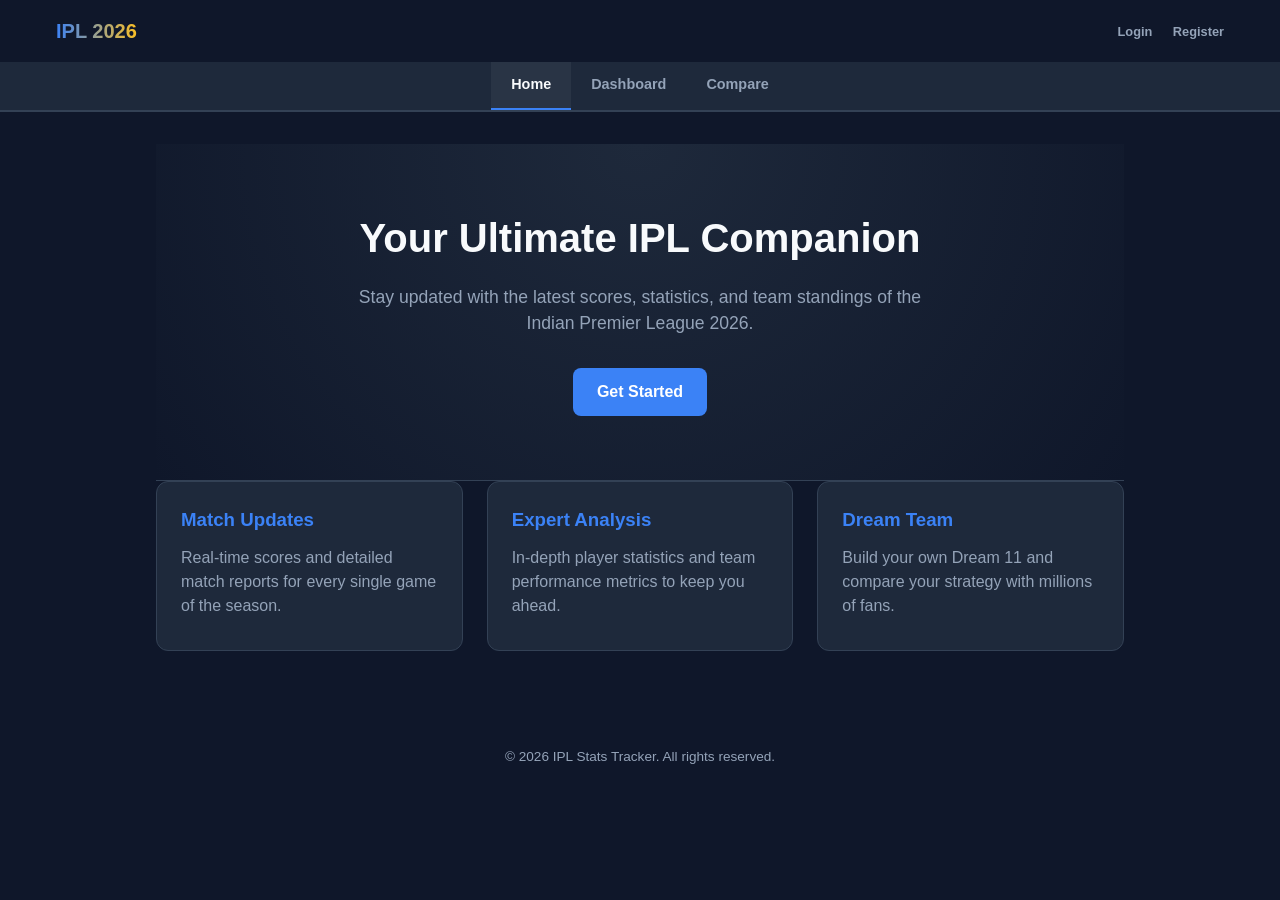
<file: frontend/index.html>
<!DOCTYPE html>
<html lang="en">
<head>
  <meta charset="UTF-8">
  <meta name="viewport" content="width=device-width, initial-scale=1.0">
  <title>IPL 2026 Season Tracker</title>
  <link rel="stylesheet" href="css/style.css">
</head>
<body>
  <header>
    <div class="header-top">
      <h1>IPL 2026</h1>
      <div id="auth-links">
        <a href="login.html" id="login-link" class="btn" style="color: var(--text-muted); font-size: 0.8rem; padding: 0; margin-right: 1rem;">Login</a>
        <a href="register.html" id="register-link" class="btn" style="color: var(--text-muted); font-size: 0.8rem; padding: 0;">Register</a>
      </div>
    </div>
    <nav id="main-nav">
      <a href="index.html" class="active">Home</a>
      <a href="dashboard.html">Dashboard</a>
      <a href="compare.html">Compare</a>
    </nav>
  </header>

  <main>
    <div class="hero">
      <h2>Your Ultimate IPL Companion</h2>
      <p>Stay updated with the latest scores, statistics, and team standings of the Indian Premier League 2026.</p>
      <div id="cta-container">
        <a href="login.html" class="btn btn-primary">Get Started</a>
      </div>
    </div>

    <div class="grid-container">
      <div class="card">
        <h3>Match Updates</h3>
        <p>Real-time scores and detailed match reports for every single game of the season.</p>
      </div>
      <div class="card">
        <h3>Expert Analysis</h3>
        <p>In-depth player statistics and team performance metrics to keep you ahead.</p>
      </div>
      <div class="card">
        <h3>Dream Team</h3>
        <p>Build your own Dream 11 and compare your strategy with millions of fans.</p>
      </div>
    </div>
  </main>

  <footer>
    <p>&copy; 2026 IPL Stats Tracker. All rights reserved.</p>
  </footer>

  <script src="js/auth.js"></script>
  <script>
    document.addEventListener('DOMContentLoaded', () => {
      const token = getAuthToken();
      if (token) {
        document.getElementById('cta-container').innerHTML = '<a href="dashboard.html" class="btn btn-primary">Go to Dashboard</a>';
        document.getElementById('auth-links').innerHTML = ''; // Hide login/register if logged in, but don't show logout
      }
    });
  </script>
</body>
</html>
</file>
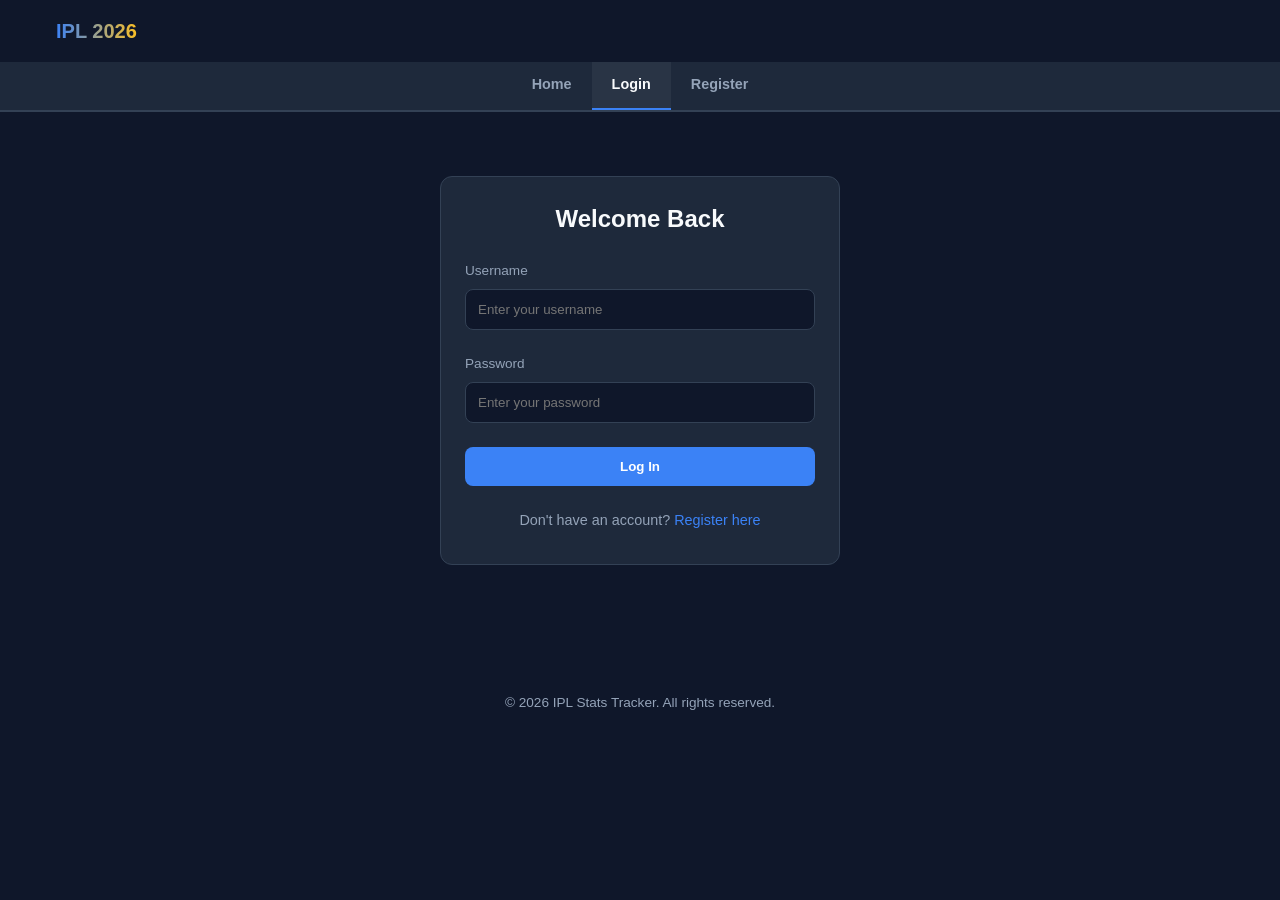
<file: frontend/compare.html>
<!DOCTYPE html>
<html lang="en">
<head>
  <meta charset="UTF-8">
  <meta name="viewport" content="width=device-width, initial-scale=1.0">
  <title>IPL 2026 - Compare Players</title>
  <link rel="stylesheet" href="css/style.css">
  <style>
    .compare-grid {
      display: grid;
      grid-template-columns: 1fr auto 1fr;
      gap: 1.5rem;
      align-items: start;
      margin-top: 1rem;
    }
    .vs-divider {
      display: flex;
      flex-direction: column;
      justify-content: center;
      align-items: center;
      padding-top: 8rem;
    }
    .vs-circle {
      width: 40px;
      height: 40px;
      background: var(--bg-secondary);
      border: 2px solid var(--border-color);
      border-radius: 50%;
      display: flex;
      align-items: center;
      justify-content: center;
      font-weight: 900;
      color: var(--text-muted);
      font-size: 0.8rem;
      box-shadow: 0 0 15px rgba(0,0,0,0.3);
    }
    .select-wrapper {
      position: relative;
      margin-bottom: 1rem;
    }
    .select-box {
      width: 100%;
      padding: 0.85rem 1rem;
      background: var(--bg-secondary);
      border: 1px solid var(--border-color);
      color: var(--text-primary);
      border-radius: 10px;
      appearance: none;
      cursor: pointer;
      font-weight: 600;
      transition: all 0.2s;
    }
    .select-box:focus {
      border-color: var(--accent-blue);
      outline: none;
      box-shadow: 0 0 0 2px rgba(59, 130, 246, 0.2);
    }
    .compare-card {
      min-height: 280px;
      display: flex;
      flex-direction: column;
      transition: all 0.3s ease;
      border-top: 4px solid transparent;
    }
    .compare-card.active-p1 { border-top-color: #00FFFF; }
    .compare-card.active-p2 { border-top-color: #A855F7; }
    
    .stat-row {
      display: flex;
      justify-content: space-between;
      align-items: center;
      padding: 0.85rem 0;
      border-bottom: 1px solid rgba(255,255,255,0.03);
    }
    .stat-label {
      color: var(--text-muted);
      font-size: 0.75rem;
      text-transform: uppercase;
      letter-spacing: 0.05em;
    }
    .stat-value {
      font-weight: 800;
      font-size: 1rem;
    }
    .winner {
      color: var(--accent-gold);
      position: relative;
    }
    .winner::after {
      content: '▲';
      font-size: 0.6rem;
      margin-left: 4px;
      vertical-align: middle;
    }
    
    #radar-section {
      margin-top: 2rem;
      position: relative;
    }
    .radar-wrapper {
      width: 100%;
      max-width: 500px;
      margin: 0 auto;
      aspect-ratio: 1/1;
    }

    @media (max-width: 850px) {
      .compare-grid {
        grid-template-columns: 1fr;
        gap: 1rem;
      }
      .vs-divider {
        padding: 0.5rem 0;
        flex-direction: row;
      }
      .vs-line { display: none; }
    }
  </style>
</head>
<body>
  <header>
    <div class="header-top">
      <h1>IPL 2026</h1>
    </div>
    <nav id="main-nav">
      <a href="index.html">Home</a>
      <a href="dashboard.html">Dashboard</a>
      <a href="compare.html" class="active">Compare</a>
    </nav>
  </header>

  <main>
    <div style="display: flex; justify-content: space-between; align-items: flex-end; margin-bottom: 2rem;">
      <div>
        <h2 style="font-size: 1.75rem; font-weight: 800;">Battle of the Best</h2>
        <p style="color: var(--text-muted); font-size: 0.9rem;">Compare player performance and tactical attributes.</p>
      </div>
      <button onclick="window.location.reload()" class="btn" style="padding: 0.5rem; color: var(--text-muted); font-size: 0.75rem;">Reset All</button>
    </div>

    <div class="compare-grid">
      <!-- Player 1 -->
      <div class="compare-column">
        <div class="select-wrapper">
          <select id="player1-select" class="select-box">
            <option value="">Choose Player A</option>
          </select>
        </div>
        <div id="player1-card" class="card compare-card">
          <div style="flex: 1; display: flex; flex-direction: column; justify-content: center; align-items: center; opacity: 0.3;">
            <svg width="48" height="48" viewBox="0 0 24 24" fill="none" stroke="currentColor" stroke-width="1.5" stroke-linecap="round" stroke-linejoin="round"><path d="M20 21v-2a4 4 0 0 0-4-4H8a4 4 0 0 0-4 4v2"></path><circle cx="12" cy="7" r="4"></circle></svg>
            <p style="margin-top: 1rem; font-size: 0.8rem; font-weight: 600;">Awaiting selection...</p>
          </div>
        </div>
      </div>

      <!-- VS Divider -->
      <div class="vs-divider">
        <div style="width: 1px; height: 100px; background: linear-gradient(to bottom, transparent, var(--border-color)); margin-bottom: 1rem;" class="vs-line"></div>
        <div class="vs-circle">VS</div>
        <div style="width: 1px; height: 100px; background: linear-gradient(to top, transparent, var(--border-color)); margin-top: 1rem;" class="vs-line"></div>
      </div>

      <!-- Player 2 -->
      <div class="compare-column">
        <div class="select-wrapper">
          <select id="player2-select" class="select-box">
            <option value="">Choose Player B</option>
          </select>
        </div>
        <div id="player2-card" class="card compare-card">
          <div style="flex: 1; display: flex; flex-direction: column; justify-content: center; align-items: center; opacity: 0.3;">
            <svg width="48" height="48" viewBox="0 0 24 24" fill="none" stroke="currentColor" stroke-width="1.5" stroke-linecap="round" stroke-linejoin="round"><path d="M20 21v-2a4 4 0 0 0-4-4H8a4 4 0 0 0-4 4v2"></path><circle cx="12" cy="7" r="4"></circle></svg>
            <p style="margin-top: 1rem; font-size: 0.8rem; font-weight: 600;">Awaiting selection...</p>
          </div>
        </div>
      </div>
    </div>

    <!-- Radar Chart Section -->
    <section id="radar-section">
      <div class="card" style="padding: 2rem;">
        <h3 style="text-align: center; font-size: 0.8rem; text-transform: uppercase; letter-spacing: 0.1em; color: var(--text-muted); margin-bottom: 2rem;">Tactical Comparison</h3>
        <div id="radar-container" class="radar-wrapper" style="display: flex; justify-content: center; align-items: center;">
          <p style="color: var(--text-muted); font-size: 0.85rem; text-align: center; max-width: 200px;">Select two players of the same type to visualize attributes</p>
        </div>
      </div>
    </section>
  </main>

  <footer>
    <p>&copy; 2026 IPL Stats Tracker. All rights reserved.</p>
  </footer>

  <script src="js/auth.js"></script>
  <script src="js/radar.js"></script>
  <script src="js/compare.js"></script>
</body>
</html>
</file>
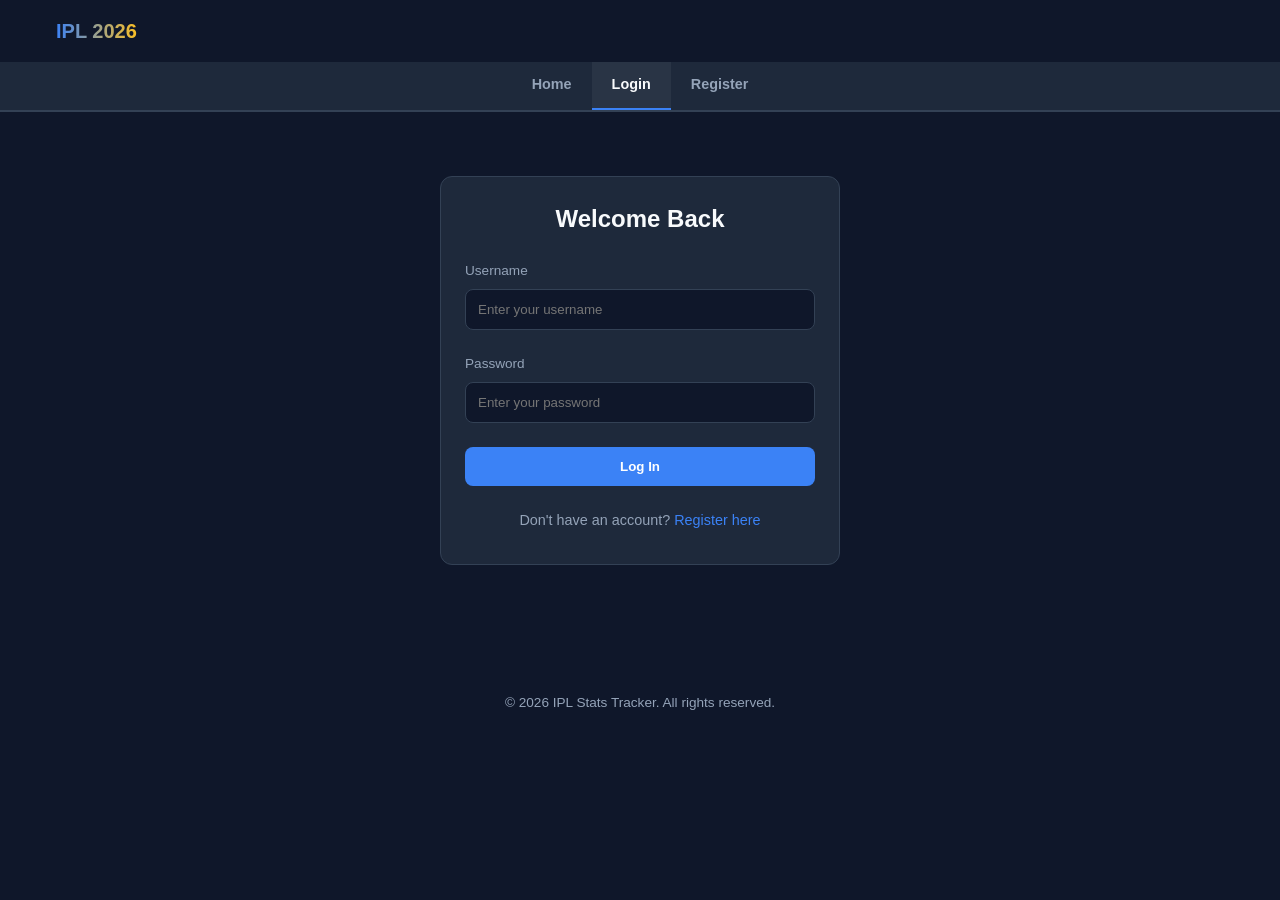
<file: frontend/dashboard.html>
<!DOCTYPE html>
<html lang="en">
<head>
  <meta charset="UTF-8">
  <meta name="viewport" content="width=device-width, initial-scale=1.0">
  <title>IPL 2026 - Dashboard</title>
  <link rel="stylesheet" href="css/style.css">
</head>
<body>
  <header>
    <div class="header-top">
      <h1>IPL 2026</h1>
      <div class="search-container">
        <input type="text" id="global-search" placeholder="Search players or teams...">
        <div id="search-results" class="search-results hidden"></div>
      </div>
    </div>
    <nav id="main-nav">
      <a href="index.html">Home</a>
      <a href="dashboard.html" class="active">Dashboard</a>
      <a href="compare.html">Compare</a>
    </nav>
  </header>

  <main>
    <!-- Dashboard Tabs -->
    <div class="dashboard-tabs">
      <button class="tab-btn active" id="btn-matches" onclick="switchTab('matches')">Matches</button>
      <button class="tab-btn" id="btn-standings" onclick="switchTab('standings')">Standings</button>
      <button class="tab-btn" id="btn-news" onclick="switchTab('news')">News</button>
      <button class="tab-btn" id="btn-build" onclick="switchTab('build')">Build Your 11</button>
    </div>

    <!-- Matches Tab Content -->
    <section id="tab-matches" class="tab-content">
      <div id="matches-list-view">
        <div class="list-container">
          <div class="list-header">
            <div style="width: 24px; height: 24px; background: var(--accent-blue); border-radius: 4px;"></div>
            Indian Premier League
          </div>
          <div id="matches-list">
            <p style="padding: 2rem; text-align: center; color: var(--text-muted);">Loading matches...</p>
          </div>
        </div>
      </div>

      <!-- Match Details View -->
      <div id="match-details-view" class="hidden">
        <button onclick="hideMatchDetails()" class="btn" style="color: var(--text-muted); margin-bottom: 1rem; padding: 0.5rem 0; display: flex; align-items: center; gap: 0.5rem;">
          <svg width="16" height="16" viewBox="0 0 24 24" fill="none" stroke="currentColor" stroke-width="2" stroke-linecap="round" stroke-linejoin="round"><line x1="19" y1="12" x2="5" y2="12"></line><polyline points="12 19 5 12 12 5"></polyline></svg>
          Back to matches
        </button>
        <div id="match-info-content"></div>
      </div>
    </section>

    <!-- Standings Tab Content -->
    <section id="tab-standings" class="tab-content hidden">
      <div class="list-container" style="margin-bottom: 2rem;">
        <div class="list-header">Points Table</div>
        <div style="overflow-x: auto;">
          <table id="teams-table-dashboard" class="stats-table">
            <thead>
              <tr>
                <th>Pos</th>
                <th>Team</th>
                <th>P</th>
                <th>W</th>
                <th>L</th>
                <th>NRR</th>
                <th>Pts</th>
              </tr>
            </thead>
            <tbody>
              <tr><td colspan="7" style="text-align: center; padding: 2rem; color: var(--text-muted);">Loading standings...</td></tr>
            </tbody>
          </table>
        </div>
      </div>

      <div class="grid-container" style="grid-template-columns: repeat(auto-fit, minmax(300px, 1fr)); gap: 1.5rem;">
        <div class="card" style="padding: 0; overflow: hidden;">
          <div style="background: rgba(251, 191, 36, 0.05); padding: 1rem; border-bottom: 1px solid var(--border-color); display: flex; justify-content: space-between; align-items: center;">
            <h3 style="font-size: 0.8rem; text-transform: uppercase; margin: 0; color: var(--accent-gold);">Orange Cap (Top 5)</h3>
            <span style="font-size: 0.6rem; font-weight: 800; color: var(--accent-gold);">RUNS</span>
          </div>
          <div id="orange-cap-list" style="padding: 0.5rem 0;"></div>
        </div>
        <div class="card" style="padding: 0; overflow: hidden;">
          <div style="background: rgba(168, 85, 247, 0.05); padding: 1rem; border-bottom: 1px solid var(--border-color); display: flex; justify-content: space-between; align-items: center;">
            <h3 style="font-size: 0.8rem; text-transform: uppercase; margin: 0; color: #a855f7;">Purple Cap (Top 5)</h3>
            <span style="font-size: 0.6rem; font-weight: 800; color: #a855f7;">WKTS</span>
          </div>
          <div id="purple-cap-list" style="padding: 0.5rem 0;"></div>
        </div>
      </div>
    </section>

    <!-- News Tab Content -->
    <section id="tab-news" class="tab-content hidden">
      <div id="news-content" class="grid-container" style="grid-template-columns: 1fr;">
        <p style="padding: 2rem; text-align: center; color: var(--text-muted);">Loading news...</p>
      </div>
    </section>

    <!-- Build Tab Content -->
    <section id="tab-build" class="tab-content hidden">
      <div id="game-status-bar" style="position: sticky; top: 120px; z-index: 100; background: var(--bg-secondary); padding: 1rem; border-radius: 8px; margin-bottom: 1.5rem; border: 1px solid var(--border-color); display: flex; justify-content: space-around; align-items: center; box-shadow: 0 4px 6px -1px rgba(0,0,0,0.1);">
        <div class="status-item">
          <p style="font-size: 0.7rem; font-weight: 700; text-transform: uppercase; color: var(--text-muted);">Budget</p>
          <h3 id="game-budget">100</h3>
        </div>
        <div class="status-item">
          <p style="font-size: 0.7rem; font-weight: 700; text-transform: uppercase; color: var(--text-muted);">Players</p>
          <h3 id="game-player-count">0 / 11</h3>
        </div>
        <div class="status-item">
          <p style="font-size: 0.7rem; font-weight: 700; text-transform: uppercase; color: var(--text-muted);">Overseas</p>
          <h3 id="game-overseas-count">0 / 4</h3>
        </div>
        <div id="submit-section" class="hidden" style="display: flex; gap: 0.5rem;">
          <button onclick="submitTeam()" class="btn btn-primary" style="padding: 0.5rem 1rem; font-size: 0.75rem;">Submit Team</button>
          <button onclick="clearTeam()" class="btn btn-secondary" style="padding: 0.5rem 1rem; font-size: 0.75rem;">Clear</button>
        </div>
        <button id="btn-clear-main" onclick="clearTeam()" class="btn btn-secondary" style="padding: 0.5rem 1rem; font-size: 0.75rem;">Clear All</button>
      </div>

      <div id="team-summary" class="hidden" style="margin-bottom: 2rem; animation: slideDown 0.3s ease-out;">
        <div class="card" style="border-color: var(--accent-blue); background: linear-gradient(135deg, rgba(59, 130, 246, 0.05) 0%, transparent 100%);">
          <div style="display: flex; justify-content: space-between; align-items: center; margin-bottom: 1.5rem;">
            <h3 style="color: var(--text-primary);">YOUR DREAM 11</h3>
            <div style="text-align: right;">
              <p style="font-size: 0.7rem; font-weight: 700; color: var(--text-muted); text-transform: uppercase;">Team Strength</p>
              <h2 id="team-strength-score" style="color: var(--accent-gold); font-size: 2rem; margin: 0;">0%</h2>
            </div>
          </div>
          <div id="selected-team-display" class="grid-container" style="grid-template-columns: repeat(auto-fill, minmax(180px, 1fr)); gap: 1rem;"></div>
        </div>
      </div>

      <div class="list-container">
        <div class="list-header">Available Players</div>
        <div id="stock-players-list"></div>
      </div>
    </section>
  </main>

  <footer>
    <p>&copy; 2026 IPL Stats Tracker. All rights reserved.</p>
  </footer>

  <script src="js/auth.js"></script>
  <script>
    // GLOBAL DATA
    window.allMatches = [];
    window.allTeams = [];
    window.allStockPlayers = [];

    // GAME STATE
    let selectedPlayers = [];
    let budget = 100;
    let overseasCount = 0;

    function switchTab(tabId) {
      document.querySelectorAll('.tab-btn').forEach(btn => btn.classList.remove('active'));
      document.getElementById(`btn-${tabId}`).classList.add('active');
      document.querySelectorAll('.tab-content').forEach(content => content.classList.add('hidden'));
      document.getElementById(`tab-${tabId}`).classList.remove('hidden');

      if (tabId === 'standings') loadStandings();
      if (tabId === 'news') loadNews();
      if (tabId === 'matches') {
        hideMatchDetails();
        loadMatches();
      }
      if (tabId === 'build') loadGame();
    }

    async function loadMatches() {
      try {
        const [matchesRes, teamsRes] = await Promise.all([
          fetchWithAuth('/api/matches'),
          fetchWithAuth('/api/teams')
        ]);
        if (!matchesRes || !teamsRes) return;
        
        window.allMatches = await matchesRes.json();
        window.allTeams = await teamsRes.json();
        
        const list = document.getElementById('matches-list');
        const getLogo = (sn) => window.allTeams.find(t => t.shortName === sn)?.logo || '';
        
        list.innerHTML = window.allMatches.map(match => {
          const isLive = match.id === 44;
          const statusHtml = isLive 
            ? `<div class="match-status live"><div class="pulse"></div>LIVE</div>` 
            : `<div class="match-status">${match.date.split('-').slice(1).join('/') || 'TBD'}</div>`;
          const score = match.result.includes('won') ? match.result.split(' won ')[0] : 'VS';

          return `
            <div class="match-row" onclick="showMatchDetails(${match.id})" style="cursor: pointer;">
              ${statusHtml}
              <div class="match-content">
                <div class="team home">
                  <span class="team-name">${match.team1}</span>
                  <div class="team-logo"><img src="${getLogo(match.team1)}" style="width: 100%; height: 100%; object-fit: contain;" onerror="this.style.display='none'"></div>
                </div>
                <div class="score-box">${score}</div>
                <div class="team away">
                  <div class="team-logo"><img src="${getLogo(match.team2)}" style="width: 100%; height: 100%; object-fit: contain;" onerror="this.style.display='none'"></div>
                  <span class="team-name">${match.team2}</span>
                </div>
              </div>
            </div>
          `;
        }).join('');
      } catch (err) { console.error(err); }
    }

    async function showMatchDetails(matchId) {
      const match = window.allMatches.find(m => m.id === matchId);
      if (!match) return;

      const listView = document.getElementById('matches-list-view');
      const detailsView = document.getElementById('match-details-view');
      const content = document.getElementById('match-info-content');

      if (window.allStockPlayers.length === 0) {
        const res = await fetchWithAuth('/api/stock-players');
        window.allStockPlayers = await res.json();
      }

      // Prediction
      const sortedTeams = [...window.allTeams].sort((a, b) => b.points - a.points);
      const r1 = sortedTeams.findIndex(t => t.shortName === match.team1) + 1;
      const r2 = sortedTeams.findIndex(t => t.shortName === match.team2) + 1;
      let prob1 = 50, prob2 = 50;
      if (r1 > 0 && r2 > 0) {
        const s1 = 11 - r1, s2 = 11 - r2;
        prob1 = Math.round((s1 / (s1 + s2)) * 100);
        prob2 = 100 - prob1;
      }

      // Lineups
      const getLineupData = (tc) => {
        const players = window.allStockPlayers.filter(p => p.team === tc);
        return [...players.filter(p => p.category === 'Overseas').slice(0, 4), ...players.filter(p => p.category === 'Indian')].slice(0, 11);
      };
      const l1 = getLineupData(match.team1);
      const l2 = getLineupData(match.team2);

      // Key Players
      const res = await fetchWithAuth('/api/players');
      const leaders = await res.json();
      const combined = [...l1, ...l2];
      
      const allInsights = [
        "Major threat in the death overs",
        "Crucial anchor for the middle order",
        "Highly aggressive powerplay hitter",
        "Precision bowler in crunch moments",
        "Dynamic fielder and impact batter",
        "Finding peak rhythm this season",
        "Key tactical asset for the captain",
        "Expect a match-winning spell today",
        "A constant threat for any batter",
        "Looking to dominate the spin overs"
      ];
      
      // Shuffle insights for variety
      const shuffledInsights = allInsights.sort(() => Math.random() - 0.5);
      
      const keyPlayers = combined
        .map((p, idx) => {
          const leader = leaders.find(l => l.name === p.name);
          return {
            ...p,
            stat: leader ? (leader.runs > 0 ? `${leader.runs} Runs` : `${leader.wickets} Wickets`) : "Important Player",
            insight: leader ? (leader.runs > 400 || leader.wickets > 15 ? "In phenomenal form" : "Top threat today") : shuffledInsights[idx % shuffledInsights.length]
          };
        })
        .sort((a, b) => (a.stat.includes('Runs') || a.stat.includes('Wickets') ? -1 : 1))
        .slice(0, 5);

      content.innerHTML = `
        <div class="card" style="margin-bottom: 2rem;">
          <div style="text-align: center;">
            <p style="color: var(--text-muted); font-weight: 700; text-transform: uppercase; font-size: 0.75rem; margin-bottom: 1rem;">${match.date} • ${match.venue}</p>
            <div style="display: flex; justify-content: center; align-items: center; gap: 2rem;">
              <div style="text-align: center; flex: 1;">
                <img src="${window.allTeams.find(t => t.shortName === match.team1)?.logo}" style="width: 64px; height: 64px; object-fit: contain;">
                <h2 style="margin-top: 0.5rem;">${match.team1}</h2>
              </div>
              <div class="score-box" style="font-size: 1.5rem; padding: 0.5rem 1rem;">${match.result.includes('Upcoming') ? 'VS' : match.result.split(' won ')[0]}</div>
              <div style="text-align: center; flex: 1;">
                <img src="${window.allTeams.find(t => t.shortName === match.team2)?.logo}" style="width: 64px; height: 64px; object-fit: contain;">
                <h2 style="margin-top: 0.5rem;">${match.team2}</h2>
              </div>
            </div>
            <p style="margin-top: 1.5rem; font-weight: 600; color: var(--accent-blue);">${match.result}</p>
            <div style="margin-top: 2.5rem;">
              <h3 style="font-size: 0.75rem; text-transform: uppercase; color: var(--text-muted); margin-bottom: 1rem;">Win Prediction</h3>
              <div style="height: 10px; background: var(--bg-primary); border-radius: 5px; display: flex; overflow: hidden; border: 1px solid var(--border-color);">
                <div style="width: ${prob1}%; background: var(--accent-blue);"></div>
                <div style="width: ${prob2}%; background: var(--accent-gold);"></div>
              </div>
              <div style="display: flex; justify-content: space-between; margin-top: 0.5rem; font-weight: 800;">
                <span>${match.team1} ${prob1}%</span>
                <span>${prob2}% ${match.team2}</span>
              </div>
            </div>
          </div>
        </div>

        <div class="card" style="margin-bottom: 2rem;">
          <h3 style="font-size: 0.8rem; text-transform: uppercase; border-bottom: 1px solid var(--border-color); padding-bottom: 0.5rem; margin-bottom: 1.5rem;">Top 5 Players to Watch</h3>
          ${keyPlayers.map(p => `
            <div style="display: flex; align-items: center; padding: 1.25rem 0; border-bottom: 1px solid rgba(255,255,255,0.05);">
              <div style="flex: 0 0 120px; color: var(--accent-blue); font-weight: 800; font-size: 0.8rem; border-right: 1px solid var(--border-color); margin-right: 1.5rem;">${p.stat}</div>
              <div style="flex: 1; min-width: 0;">
                <span style="font-weight: 700; display: block; font-size: 1.05rem;">${p.name}</span>
                <span style="font-size: 0.65rem; color: var(--text-muted); text-transform: uppercase; letter-spacing: 0.05em;">${p.team} • ${p.category}</span>
              </div>
              <div style="flex: 1.5; text-align: right; font-style: italic; color: var(--text-primary); font-size: 0.9rem; padding-left: 1.5rem;">"${p.insight}"</div>
            </div>
          `).join('')}
        </div>

        <div class="grid-container" style="grid-template-columns: repeat(auto-fit, minmax(300px, 1fr)); gap: 1.5rem;">
          <div class="card" style="padding: 0; overflow: hidden;">
            <div style="background: rgba(255,255,255,0.03); padding: 1rem; border-bottom: 1px solid var(--border-color);">
              <h3 style="font-size: 0.8rem; text-transform: uppercase; margin: 0; color: var(--accent-blue);">Predicted XI: ${match.team1}</h3>
            </div>
            <div style="padding: 0.5rem 0;">
              ${l1.map((p, i) => `
                <div style="display: flex; align-items: center; padding: 0.6rem 1rem; ${i !== l1.length - 1 ? 'border-bottom: 1px solid rgba(255,255,255,0.02);' : ''}">
                  <span style="width: 20px; font-size: 0.7rem; color: var(--text-muted);">${i + 1}</span>
                  <span style="flex: 1; font-size: 0.85rem; font-weight: 600;">${p.name}</span>
                  <span style="font-size: 0.6rem; color: var(--text-muted); text-transform: uppercase; background: var(--bg-primary); padding: 0.1rem 0.4rem; border-radius: 4px;">${p.category === 'Overseas' ? '✈️ OS' : 'IND'}</span>
                </div>
              `).join('')}
            </div>
          </div>
          <div class="card" style="padding: 0; overflow: hidden;">
            <div style="background: rgba(255,255,255,0.03); padding: 1rem; border-bottom: 1px solid var(--border-color);">
              <h3 style="font-size: 0.8rem; text-transform: uppercase; margin: 0; color: var(--accent-gold);">Predicted XI: ${match.team2}</h3>
            </div>
            <div style="padding: 0.5rem 0;">
              ${l2.map((p, i) => `
                <div style="display: flex; align-items: center; padding: 0.6rem 1rem; ${i !== l2.length - 1 ? 'border-bottom: 1px solid rgba(255,255,255,0.02);' : ''}">
                  <span style="width: 20px; font-size: 0.7rem; color: var(--text-muted);">${i + 1}</span>
                  <span style="flex: 1; font-size: 0.85rem; font-weight: 600;">${p.name}</span>
                  <span style="font-size: 0.6rem; color: var(--text-muted); text-transform: uppercase; background: var(--bg-primary); padding: 0.1rem 0.4rem; border-radius: 4px;">${p.category === 'Overseas' ? '✈️ OS' : 'IND'}</span>
                </div>
              `).join('')}
            </div>
          </div>
        </div>
      `;
      listView.classList.add('hidden');
      detailsView.classList.remove('hidden');
      window.scrollTo({ top: 0, behavior: 'smooth' });
    }

    function hideMatchDetails() {
      document.getElementById('matches-list-view').classList.remove('hidden');
      document.getElementById('match-details-view').classList.add('hidden');
    }

    async function loadStandings() {
      try {
        const [tr, pr] = await Promise.all([
          fetchWithAuth('/api/teams'),
          fetchWithAuth('/api/players')
        ]);
        if (!tr || !pr) return;
        
        const teams = await tr.json();
        const players = await pr.json();
        
        // Render Standings Table
        const tableBody = document.querySelector('#teams-table-dashboard tbody');
        const sortedTeams = teams.sort((a, b) => {
          if (b.points !== a.points) return b.points - a.points;
          return parseFloat(b.nrr) - parseFloat(a.nrr);
        });

        tableBody.innerHTML = sortedTeams.map((team, index) => `
          <tr>
            <td>${index + 1}</td>
            <td>
              <div style="display: flex; align-items: center; gap: 0.75rem;">
                <div style="width: 28px; height: 28px; background: transparent; overflow: hidden; flex-shrink: 0;">
                  <img src="${team.logo}" alt="${team.shortName}" style="width: 100%; height: 100%; object-fit: contain;" onerror="this.style.display='none'">
                </div>
                <span><strong>${team.name}</strong> (${team.shortName})</span>
              </div>
            </td>
            <td>${team.played}</td>
            <td>${team.won}</td>
            <td>${team.lost}</td>
            <td>${team.nrr}</td>
            <td><strong>${team.points}</strong></td>
          </tr>
        `).join('');

        // Render Orange Cap (Top 5)
        const orangeCapList = document.getElementById('orange-cap-list');
        const topRuns = players.sort((a, b) => b.runs - a.runs).slice(0, 5);
        orangeCapList.innerHTML = topRuns.map((p, i) => `
          <div style="display: flex; align-items: center; padding: 0.6rem 1rem; ${i !== topRuns.length - 1 ? 'border-bottom: 1px solid rgba(255,255,255,0.02);' : ''}">
            <span style="width: 25px; font-size: 0.7rem; color: var(--text-muted); font-weight: 800;">${i + 1}</span>
            <div style="flex: 1;">
              <span style="font-weight: 700; font-size: 0.9rem; display: block;">${p.name}</span>
              <span style="font-size: 0.65rem; color: var(--text-muted); text-transform: uppercase;">${p.team}</span>
            </div>
            <div style="text-align: right;">
              <span style="color: var(--accent-gold); font-weight: 800; font-size: 1rem;">${p.runs}</span>
            </div>
          </div>
        `).join('');

        // Render Purple Cap (Top 5)
        const purpleCapList = document.getElementById('purple-cap-list');
        const topWickets = players.sort((a, b) => b.wickets - a.wickets).slice(0, 5);
        purpleCapList.innerHTML = topWickets.map((p, i) => `
          <div style="display: flex; align-items: center; padding: 0.6rem 1rem; ${i !== topWickets.length - 1 ? 'border-bottom: 1px solid rgba(255,255,255,0.02);' : ''}">
            <span style="width: 25px; font-size: 0.7rem; color: var(--text-muted); font-weight: 800;">${i + 1}</span>
            <div style="flex: 1;">
              <span style="font-weight: 700; font-size: 0.9rem; display: block;">${p.name}</span>
              <span style="font-size: 0.65rem; color: var(--text-muted); text-transform: uppercase;">${p.team}</span>
            </div>
            <div style="text-align: right;">
              <span style="color: #a855f7; font-weight: 800; font-size: 1rem;">${p.wickets}</span>
            </div>
          </div>
        `).join('');

      } catch (err) { console.error(err); }
    }

    // SEARCH LOGIC
    const searchInput = document.getElementById('global-search');
    const searchResults = document.getElementById('search-results');

    searchInput.addEventListener('input', async (e) => {
      const term = e.target.value.toLowerCase().trim();
      if (term.length < 2) {
        searchResults.classList.add('hidden');
        return;
      }

      const [tr, pr] = await Promise.all([fetchWithAuth('/api/teams'), fetchWithAuth('/api/players')]);
      const teams = await tr.json(), players = await pr.json();

      const matchedTeams = teams.filter(t => t.name.toLowerCase().includes(term) || t.shortName.toLowerCase().includes(term));
      const matchedPlayers = players.filter(p => p.name.toLowerCase().includes(term));

      if (matchedTeams.length === 0 && matchedPlayers.length === 0) {
        searchResults.innerHTML = '<div class="search-item"><span class="sub">No results found</span></div>';
      } else {
        const teamHtml = matchedTeams.map(t => `
          <div class="search-item" onclick="switchTab('standings')">
            <div class="type-badge">Team</div>
            <div>
              <div class="name">${t.name}</div>
              <div class="sub">${t.shortName} • ${t.points} Points</div>
            </div>
          </div>
        `).join('');

        const playerHtml = matchedPlayers.map(p => `
          <div class="search-item" onclick="window.location.href='compare.html'">
            <div class="type-badge" style="background: rgba(59, 130, 246, 0.1); color: var(--accent-blue);">Player</div>
            <div>
              <div class="name">${p.name}</div>
              <div class="sub">${p.team} • ${p.runs} Runs • ${p.wickets} Wkts</div>
            </div>
          </div>
        `).join('');

        searchResults.innerHTML = teamHtml + playerHtml;
      }
      searchResults.classList.remove('hidden');
    });

    document.addEventListener('click', (e) => {
      if (!searchInput.contains(e.target) && !searchResults.contains(e.target)) {
        searchResults.classList.add('hidden');
      }
    });

    async function loadNews() {
      try {
        const res = await fetchWithAuth('/api/teams');
        if (!res) return;
        const teams = await res.json();
        const sortedTeams = teams.sort((a, b) => {
          if (b.points !== a.points) return b.points - a.points;
          return parseFloat(b.nrr) - parseFloat(a.nrr);
        });

        const newsContent = document.getElementById('news-content');
        const news = [];

        // Top 3 Teams News
        sortedTeams.slice(0, 3).forEach((team, i) => {
          const titles = [
            `${team.name} Dominates the Table as Playoffs Approach`,
            `${team.shortName} Solidifies Top Spot with Consistent Performance`,
            `Is anyone able to stop the ${team.name} Juggernaut?`
          ];
          news.push({
            title: titles[i],
            content: `The ${team.name} continue their impressive run, sitting comfortably at position #${i + 1} with ${team.points} points. Fans are optimistic about their chances in the upcoming playoffs.`,
            tag: 'TOP TIER'
          });
        });

        // Mid Table News
        sortedTeams.slice(3, 7).forEach((team, i) => {
          news.push({
            title: `Crucial Matches Ahead for ${team.shortName}`,
            content: `Currently at #${i + 4}, ${team.name} needs to find more consistency. Every match from here is like a final for them to secure a spot in the top four.`,
            tag: 'MID TABLE'
          });
        });

        // Bottom Teams News
        sortedTeams.slice(7).forEach((team, i) => {
          news.push({
            title: `${team.shortName} Looking to Play Spoilsport`,
            content: `Despite a tough season, ${team.name} is focusing on building for the future and could potentially derail the playoff hopes of other top-ranked teams.`,
            tag: 'STRUGGLING'
          });
        });

        newsContent.innerHTML = news.map(item => `
          <div class="card" style="border-left: 4px solid var(--accent-blue);">
            <div style="display: flex; justify-content: space-between; align-items: flex-start; margin-bottom: 0.5rem;">
              <span style="font-size: 0.6rem; font-weight: 800; background: rgba(59, 130, 246, 0.1); color: var(--accent-blue); padding: 0.2rem 0.5rem; border-radius: 4px; text-transform: uppercase;">${item.tag}</span>
              <span style="font-size: 0.65rem; color: var(--text-muted);">May 3, 2026</span>
            </div>
            <h3 style="margin-bottom: 0.75rem;">${item.title}</h3>
            <p style="color: var(--text-muted); font-size: 0.9rem; line-height: 1.5;">${item.content}</p>
          </div>
        `).join('');

      } catch (err) { console.error(err); }
    }

    async function loadGame() {
      if (window.allStockPlayers.length === 0) {
        const res = await fetchWithAuth('/api/stock-players');
        window.allStockPlayers = await res.json();
      }
      renderGame();
    }

    function renderGame() {
      const list = document.getElementById('stock-players-list');
      list.innerHTML = window.allStockPlayers.map(p => {
        const isSelected = selectedPlayers.find(sp => sp.id === p.id);
        const canAdd = !isSelected && selectedPlayers.length < 11 && budget >= p.cost && (p.category !== 'Overseas' || overseasCount < 4);
        return `
          <div class="match-row" style="${isSelected ? 'background-color: rgba(59, 130, 246, 0.05);' : ''}">
            <div class="match-status">${p.cost} PTS</div>
            <div class="match-content">
              <div class="team" style="justify-content: flex-start;">
                <div class="team-logo" style="width: 24px; height: 24px; margin-right: 0.5rem; background: var(--border-color); border-radius: 4px; display: flex; align-items: center; justify-content: center; font-size: 0.6rem;">${p.team}</div>
                <span class="team-name">${p.name}</span>
                <span style="font-size: 0.65rem; color: var(--text-muted); margin-left: 0.5rem;">${p.category}</span>
              </div>
              <button onclick="${isSelected ? 'removePlayer' : 'addPlayer'}(${p.id})" class="btn ${isSelected ? 'btn-secondary' : 'btn-primary'}" style="padding: 0.4rem 0.8rem; font-size: 0.75rem;" ${!isSelected && !canAdd ? 'disabled' : ''}>${isSelected ? 'Remove' : 'Add'}</button>
            </div>
          </div>
        `;
      }).join('');
      updateStatusUI();
    }

    function addPlayer(id) {
      const p = window.allStockPlayers.find(x => x.id === id);
      if (p) { selectedPlayers.push(p); budget -= p.cost; if (p.category === 'Overseas') overseasCount++; renderGame(); }
    }
    function removePlayer(id) {
      const i = selectedPlayers.findIndex(x => x.id === id);
      if (i !== -1) { const p = selectedPlayers[i]; budget += p.cost; if (p.category === 'Overseas') overseasCount--; selectedPlayers.splice(i, 1); renderGame(); }
    }
    function clearTeam() {
      selectedPlayers = []; budget = 100; overseasCount = 0;
      document.getElementById('team-summary').classList.add('hidden');
      document.getElementById('stock-players-list').style.opacity = '1';
      document.getElementById('stock-players-list').style.pointerEvents = 'all';
      renderGame();
    }
    function updateStatusUI() {
      document.getElementById('game-budget').innerText = budget;
      document.getElementById('game-player-count').innerText = `${selectedPlayers.length} / 11`;
      document.getElementById('game-overseas-count').innerText = `${overseasCount} / 4`;
      const ss = document.getElementById('submit-section'), cm = document.getElementById('btn-clear-main');
      if (selectedPlayers.length === 11) { ss.classList.remove('hidden'); cm.classList.add('hidden'); }
      else { ss.classList.add('hidden'); cm.classList.remove('hidden'); }
    }
    async function submitTeam() {
      const tr = await fetchWithAuth('/api/teams'), pr = await fetchWithAuth('/api/players');
      const ts = await tr.json(), ps = await pr.json();
      const score = calculateStrength(selectedPlayers, ts, ps);
      document.getElementById('team-strength-score').innerText = `${score}%`;
      document.getElementById('selected-team-display').innerHTML = selectedPlayers.map(p => `
        <div class="card" style="padding: 0.75rem; border-color: rgba(255,255,255,0.05);">
          <p style="font-size: 0.6rem; font-weight: 800; color: var(--text-muted); margin: 0;">${p.team}</p>
          <h4 style="font-size: 0.85rem; margin: 0.25rem 0;">${p.name}</h4>
          <span style="font-size: 0.6rem; background: var(--bg-primary); padding: 0.1rem 0.3rem; border-radius: 3px;">${p.category}</span>
        </div>
      `).join('');
      document.getElementById('team-summary').classList.remove('hidden');
      document.getElementById('team-summary').scrollIntoView({ behavior: 'smooth', block: 'center' });
      document.getElementById('stock-players-list').style.opacity = '0.5';
      document.getElementById('stock-players-list').style.pointerEvents = 'none';
      document.getElementById('submit-section').classList.add('hidden');
      document.getElementById('btn-clear-main').classList.remove('hidden');
    }
    function calculateStrength(my, ts, ps) {
      let tot = 0;
      const sts = [...ts].sort((a,b)=>b.points-a.points);
      const top = [...ps].sort((a,b)=>b.runs-a.runs).slice(0,5).concat([...ps].sort((a,b)=>b.wickets-a.wickets).slice(0,5));
      my.forEach(p => {
        tot += (11 - (sts.findIndex(t => t.shortName === p.team) + 1));
        if (top.some(l => l.name === p.name)) tot += 10;
      });
      return Math.min(Math.round((tot / 220) * 100), 100);
    }

    if (!getAuthToken()) { window.location.href = 'login.html'; } else { loadMatches(); }
  </script>
</body>
</html>
</file>
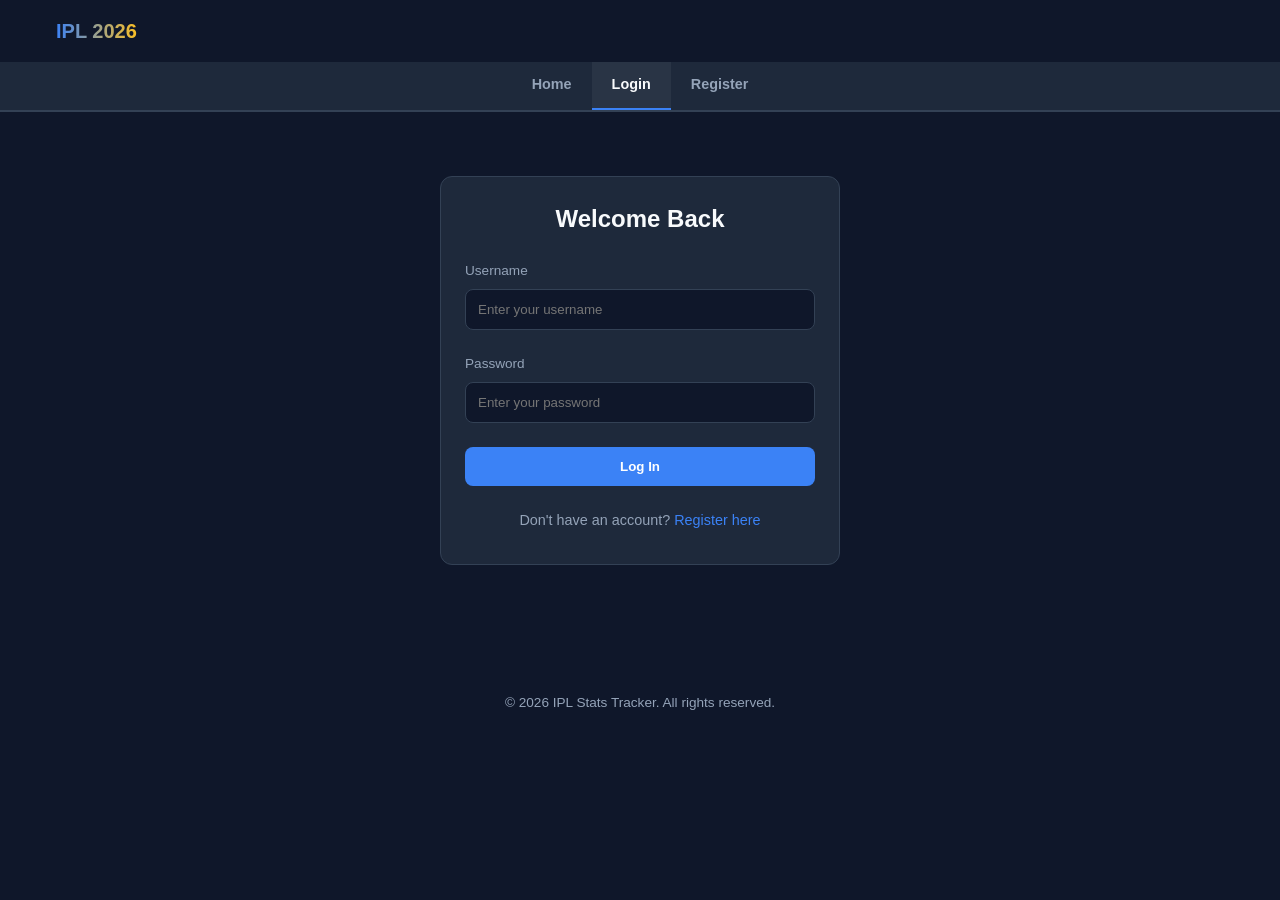
<file: frontend/login.html>
<!DOCTYPE html>
<html lang="en">
<head>
  <meta charset="UTF-8">
  <meta name="viewport" content="width=device-width, initial-scale=1.0">
  <title>IPL 2026 - Login</title>
  <link rel="stylesheet" href="css/style.css">
</head>
<body>
  <header>
    <div class="header-top">
      <h1>IPL 2026</h1>
    </div>
    <nav id="main-nav">
      <a href="index.html">Home</a>
      <a href="login.html" class="active">Login</a>
      <a href="register.html">Register</a>
    </nav>
  </header>

  <main>
    <div class="card form-card">
      <h2 style="margin-bottom: 1.5rem; text-align: center;">Welcome Back</h2>
      <form id="login-form">
        <div class="form-group">
          <label for="username">Username</label>
          <input type="text" id="username" required placeholder="Enter your username">
        </div>
        <div class="form-group">
          <label for="password">Password</label>
          <input type="password" id="password" required placeholder="Enter your password">
        </div>
        <button type="submit" class="btn btn-primary" style="width: 100%;">Log In</button>
      </form>
      <p id="error-msg" class="error-msg"></p>
      <p style="margin-top: 1.5rem; text-align: center; color: var(--text-muted); font-size: 0.9rem;">
        Don't have an account? <a href="register.html" style="color: var(--accent-blue); text-decoration: none;">Register here</a>
      </p>
    </div>
  </main>

  <footer>
    <p>&copy; 2026 IPL Stats Tracker. All rights reserved.</p>
  </footer>

  <script src="js/auth.js"></script>
  <script>
    document.getElementById('login-form').addEventListener('submit', async (e) => {
      e.preventDefault();
      const username = document.getElementById('username').value;
      const password = document.getElementById('password').value;
      const errorMsg = document.getElementById('error-msg');

      try {
        const response = await fetch('/api/login', {
          method: 'POST',
          headers: { 'Content-Type': 'application/json' },
          body: JSON.stringify({ username, password })
        });

        const data = await response.json();

        if (response.ok) {
          setAuthToken(data.token, data.username);
          window.location.href = 'dashboard.html';
        } else {
          errorMsg.textContent = data.error || 'Login failed';
        }
      } catch (err) {
        errorMsg.textContent = 'An error occurred. Please try again.';
      }
    });
  </script>
</body>
</html>
</file>
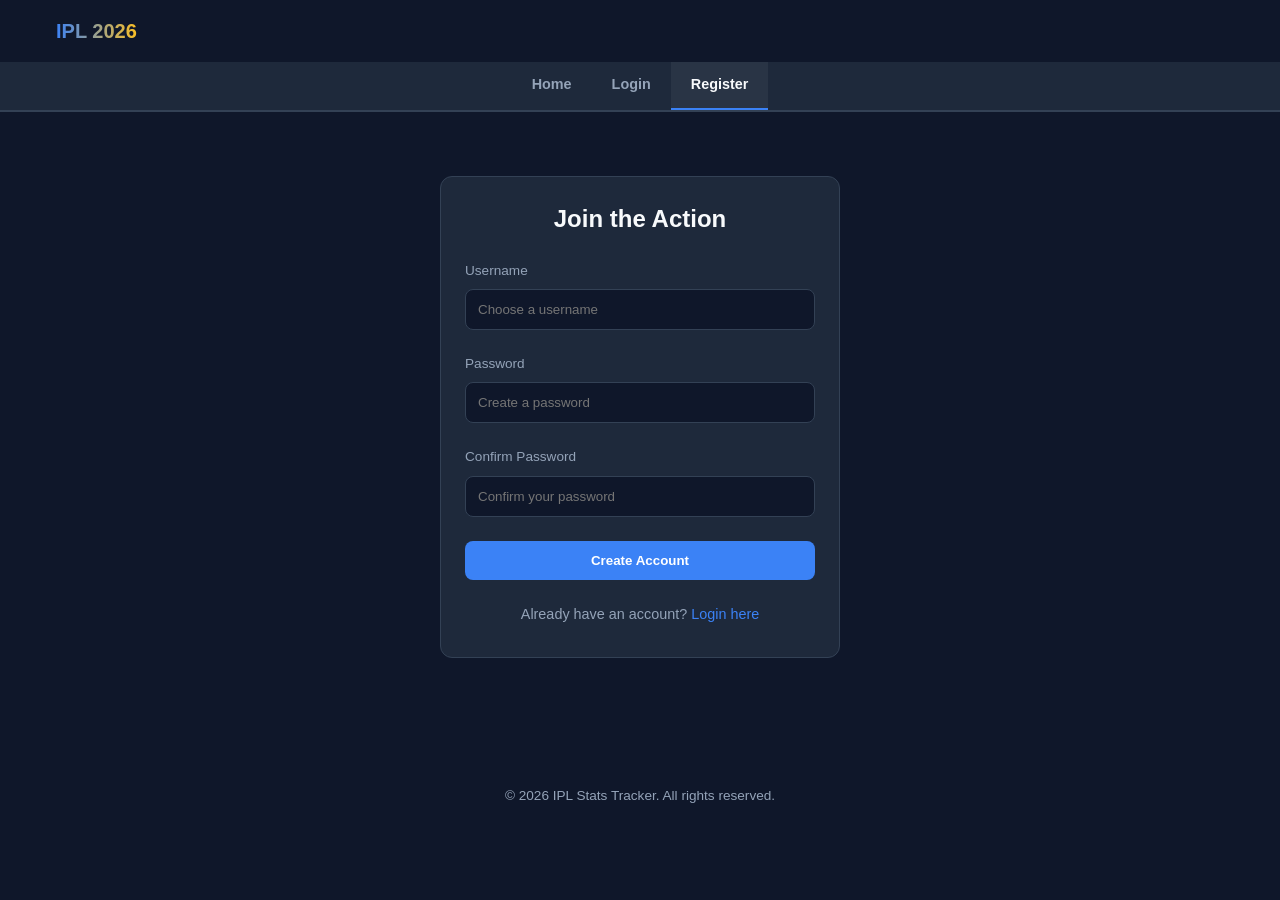
<file: frontend/register.html>
<!DOCTYPE html>
<html lang="en">
<head>
  <meta charset="UTF-8">
  <meta name="viewport" content="width=device-width, initial-scale=1.0">
  <title>IPL 2026 - Register</title>
  <link rel="stylesheet" href="css/style.css">
</head>
<body>
  <header>
    <div class="header-top">
      <h1>IPL 2026</h1>
    </div>
    <nav id="main-nav">
      <a href="index.html">Home</a>
      <a href="login.html">Login</a>
      <a href="register.html" class="active">Register</a>
    </nav>
  </header>

  <main>
    <div class="card form-card">
      <h2 style="margin-bottom: 1.5rem; text-align: center;">Join the Action</h2>
      <form id="register-form">
        <div class="form-group">
          <label for="username">Username</label>
          <input type="text" id="username" required placeholder="Choose a username">
        </div>
        <div class="form-group">
          <label for="password">Password</label>
          <input type="password" id="password" required placeholder="Create a password">
        </div>
        <div class="form-group">
          <label for="confirm-password">Confirm Password</label>
          <input type="password" id="confirm-password" required placeholder="Confirm your password">
        </div>
        <button type="submit" class="btn btn-primary" style="width: 100%;">Create Account</button>
      </form>
      <p id="error-msg" class="error-msg"></p>
      <p style="margin-top: 1.5rem; text-align: center; color: var(--text-muted); font-size: 0.9rem;">
        Already have an account? <a href="login.html" style="color: var(--accent-blue); text-decoration: none;">Login here</a>
      </p>
    </div>
  </main>

  <footer>
    <p>&copy; 2026 IPL Stats Tracker. All rights reserved.</p>
  </footer>

  <script src="js/auth.js"></script>
  <script>
    document.getElementById('register-form').addEventListener('submit', async (e) => {
      e.preventDefault();
      const username = document.getElementById('username').value;
      const password = document.getElementById('password').value;
      const confirmPassword = document.getElementById('confirm-password').value;
      const errorMsg = document.getElementById('error-msg');

      if (password !== confirmPassword) {
        errorMsg.textContent = 'Passwords do not match';
        return;
      }

      try {
        const response = await fetch('/api/register', {
          method: 'POST',
          headers: { 'Content-Type': 'application/json' },
          body: JSON.stringify({ username, password })
        });

        const data = await response.json();

        if (response.ok) {
          alert('Registration successful! Please login.');
          window.location.href = 'login.html';
        } else {
          errorMsg.textContent = data.error || 'Registration failed';
        }
      } catch (err) {
        errorMsg.textContent = 'An error occurred. Please try again.';
      }
    });
  </script>
</body>
</html>
</file>
<file: frontend/css/style.css>
:root {
  --bg-primary: #0f172a;
  --bg-secondary: #1e293b;
  --text-primary: #f8fafc;
  --text-muted: #94a3b8;
  --accent-blue: #3b82f6;
  --accent-gold: #fbbf24;
  --accent-red: #ef4444;
  --border-color: #334155;
  --card-bg: #1e293b;
  --font-family: 'Inter', -apple-system, BlinkMacSystemFont, 'Segoe UI', Roboto, sans-serif;
}

* {
  box-sizing: border-box;
  margin: 0;
  padding: 0;
}

body {
  font-family: var(--font-family);
  background-color: var(--bg-primary);
  color: var(--text-primary);
  line-height: 1.5;
  min-height: 100vh;
}

/* Header & Navigation */
header {
  background-color: var(--bg-primary);
  border-bottom: 1px solid var(--border-color);
  position: sticky;
  top: 0;
  z-index: 1000;
}

.header-top {
  padding: 1rem;
  display: flex;
  justify-content: space-between;
  align-items: center;
  max-width: 1200px;
  margin: 0 auto;
}

.header-top h1 {
  font-size: 1.25rem;
  font-weight: 800;
  background: linear-gradient(to right, var(--accent-blue), var(--accent-gold));
  -webkit-background-clip: text;
  -webkit-text-fill-color: transparent;
  flex-shrink: 0;
}

.search-container {
  position: relative;
  flex: 1;
  max-width: 400px;
  margin: 0 1.5rem;
}

#global-search {
  width: 100%;
  padding: 0.6rem 1rem 0.6rem 2.5rem;
  background-color: var(--bg-secondary);
  border: 1px solid var(--border-color);
  border-radius: 20px;
  color: var(--text-primary);
  font-size: 0.85rem;
  outline: none;
  transition: all 0.2s;
  background-image: url("data:image/svg+xml,%3Csvg xmlns='http://www.w3.org/2000/svg' width='16' height='16' viewBox='0 0 24 24' fill='none' stroke='%2394a3b8' stroke-width='2' stroke-linecap='round' stroke-linejoin='round'%3E%3Ccircle cx='11' cy='11' r='8'%3E%3C/circle%3E%3Cline x1='21' y1='21' x2='16.65' y2='16.65'%3E%3C/line%3E%3C/svg%3E");
  background-repeat: no-repeat;
  background-position: 0.75rem center;
}

#global-search:focus {
  border-color: var(--accent-blue);
  background-color: var(--bg-primary);
  box-shadow: 0 0 0 3px rgba(59, 130, 246, 0.1);
}

.search-results {
  position: absolute;
  top: calc(100% + 0.5rem);
  left: 0;
  right: 0;
  background-color: var(--bg-secondary);
  border: 1px solid var(--border-color);
  border-radius: 12px;
  box-shadow: 0 10px 15px -3px rgba(0, 0, 0, 0.4);
  z-index: 2000;
  max-height: 400px;
  overflow-y: auto;
  animation: fadeIn 0.2s ease-out;
}

@keyframes fadeIn {
  from { opacity: 0; transform: translateY(-10px); }
  to { opacity: 1; transform: translateY(0); }
}

.search-item {
  padding: 0.75rem 1rem;
  display: flex;
  align-items: center;
  gap: 0.75rem;
  cursor: pointer;
  transition: background-color 0.2s;
  border-bottom: 1px solid rgba(255, 255, 255, 0.03);
}

.search-item:last-child { border-bottom: none; }
.search-item:hover { background-color: rgba(255, 255, 255, 0.05); }

.search-item .type-badge {
  font-size: 0.6rem;
  padding: 0.1rem 0.4rem;
  border-radius: 4px;
  text-transform: uppercase;
  font-weight: 800;
  background: var(--bg-primary);
  color: var(--text-muted);
}

.search-item .name { font-weight: 600; font-size: 0.9rem; }
.search-item .sub { font-size: 0.75rem; color: var(--text-muted); }

/* ... existing nav styles ... */

nav#main-nav {
  display: flex;
  justify-content: center;
  background-color: var(--bg-secondary);
  border-bottom: 1px solid var(--border-color);
  overflow-x: auto;
}

nav#main-nav a {
  color: var(--text-muted);
  text-decoration: none;
  padding: 0.75rem 1.25rem;
  font-weight: 600;
  font-size: 0.9rem;
  white-space: nowrap;
  transition: all 0.2s;
}

nav#main-nav a:hover, nav#main-nav a.active {
  color: var(--text-primary);
  background-color: rgba(255, 255, 255, 0.05);
}

nav#main-nav a.active {
  border-bottom: 2px solid var(--accent-blue);
}

/* Hero Section (for index.html) */
.hero {
  text-align: center;
  padding: 4rem 2rem;
  background: radial-gradient(circle at top, #1e293b 0%, #0f172a 100%);
  border-bottom: 1px solid var(--border-color);
}

.hero h2 {
  font-size: 2.5rem;
  margin-bottom: 1rem;
  font-weight: 800;
}

.hero p {
  color: var(--text-muted);
  font-size: 1.1rem;
  margin-bottom: 2rem;
  max-width: 600px;
  margin-left: auto;
  margin-right: auto;
}

/* Main Container */
main {
  max-width: 1000px;
  margin: 2rem auto;
  padding: 0 1rem;
}

/* Tabs (for dashboard) */
.dashboard-tabs {
  display: flex;
  background-color: var(--bg-secondary);
  border-radius: 8px;
  padding: 0.25rem;
  margin-bottom: 2rem;
  border: 1px solid var(--border-color);
}

.tab-btn {
  flex: 1;
  background: none;
  border: none;
  color: var(--text-muted);
  padding: 0.75rem;
  font-weight: 700;
  cursor: pointer;
  border-radius: 6px;
  transition: all 0.2s;
  text-transform: uppercase;
  font-size: 0.8rem;
  letter-spacing: 0.05em;
}

.tab-btn.active {
  background-color: var(--bg-primary);
  color: var(--accent-blue);
  box-shadow: 0 4px 6px -1px rgba(0, 0, 0, 0.2);
}

/* List View & Match Rows */
.list-container {
  background-color: var(--card-bg);
  border-radius: 12px;
  border: 1px solid var(--border-color);
  overflow: hidden;
}

.list-header {
  background-color: rgba(255, 255, 255, 0.03);
  padding: 0.75rem 1rem;
  font-weight: 700;
  font-size: 0.8rem;
  text-transform: uppercase;
  color: var(--text-muted);
  border-bottom: 1px solid var(--border-color);
  display: flex;
  align-items: center;
  gap: 0.5rem;
}

.match-row {
  display: flex;
  align-items: center;
  padding: 1.25rem 1rem;
  border-bottom: 1px solid var(--border-color);
  transition: background-color 0.2s;
}

.match-row:last-child {
  border-bottom: none;
}

.match-row:hover {
  background-color: rgba(255, 255, 255, 0.02);
}

/* Perfect Centering Logic: Balance status width on both sides */
.match-status {
  flex: 0 0 90px;
  font-size: 0.75rem;
  font-weight: 600;
  color: var(--text-muted);
}

.match-row::after {
  content: '';
  flex: 0 0 90px;
}

.match-content {
  flex: 1;
  display: flex;
  align-items: center;
  justify-content: center;
  gap: 1rem;
}

.team {
  flex: 1;
  display: flex;
  align-items: center;
  gap: 0.75rem;
  min-width: 0;
}

.team.home { justify-content: flex-end; text-align: right; }
.team.away { justify-content: flex-start; text-align: left; }

.team-name {
  font-weight: 600;
  font-size: 0.95rem;
  overflow: hidden;
  text-overflow: ellipsis;
  white-space: nowrap;
}

.team-logo {
  width: 32px;
  height: 32px;
  background-color: transparent;
  border-radius: 0;
  border: none;
}

.score-box {
  background-color: var(--bg-primary);
  color: var(--text-primary);
  padding: 0.4rem 0.8rem;
  border-radius: 6px;
  font-weight: 800;
  font-size: 0.9rem;
  min-width: 70px;
  text-align: center;
  border: 1px solid var(--border-color);
}

/* Grid & Cards (for other pages) */
.grid-container {
  display: grid;
  grid-template-columns: repeat(auto-fill, minmax(300px, 1fr));
  gap: 1.5rem;
}

.card {
  background-color: var(--card-bg);
  padding: 1.5rem;
  border-radius: 12px;
  border: 1px solid var(--border-color);
  transition: transform 0.2s;
}

.card:hover { transform: translateY(-4px); }

.card h3 { margin-bottom: 0.75rem; color: var(--accent-blue); }
.card p { color: var(--text-muted); margin-bottom: 0.5rem; }

/* Table Styles */
.stats-table {
  width: 100%;
  border-collapse: collapse;
  background-color: var(--card-bg);
  border-radius: 12px;
  overflow: hidden;
  border: 1px solid var(--border-color);
}

.stats-table th {
  background-color: rgba(255, 255, 255, 0.03);
  padding: 1rem;
  text-align: left;
  font-size: 0.75rem;
  text-transform: uppercase;
  color: var(--text-muted);
  border-bottom: 1px solid var(--border-color);
}

.stats-table td {
  padding: 1rem;
  border-bottom: 1px solid var(--border-color);
  font-size: 0.9rem;
}

.stats-table tr:hover { background-color: rgba(255, 255, 255, 0.01); }

/* Buttons */
.btn {
  display: inline-block;
  padding: 0.75rem 1.5rem;
  border-radius: 8px;
  text-decoration: none;
  font-weight: 700;
  transition: all 0.2s;
  cursor: pointer;
  border: none;
}

.btn-primary { background-color: var(--accent-blue); color: white; }
.btn-primary:hover { background-color: #2563eb; }
.btn-secondary { background-color: white; color: var(--bg-primary); }

/* Forms (Auth) */
.form-card {
  max-width: 400px;
  margin: 4rem auto;
}

.form-group { margin-bottom: 1.5rem; }
.form-group label { display: block; margin-bottom: 0.5rem; color: var(--text-muted); font-size: 0.85rem; }
.form-group input {
  width: 100%;
  padding: 0.75rem;
  background-color: var(--bg-primary);
  border: 1px solid var(--border-color);
  border-radius: 8px;
  color: var(--text-primary);
  outline: none;
}
.form-group input:focus { border-color: var(--accent-blue); }

.error-msg { color: var(--accent-red); font-size: 0.85rem; margin-top: 1rem; }

/* Footer */
footer {
  text-align: center;
  padding: 4rem 2rem;
  color: var(--text-muted);
  font-size: 0.85rem;
}

/* Scrollbar */
::-webkit-scrollbar { width: 8px; height: 8px; }
::-webkit-scrollbar-track { background: var(--bg-primary); }
::-webkit-scrollbar-thumb { background: var(--border-color); border-radius: 4px; }
::-webkit-scrollbar-thumb:hover { background: var(--text-muted); }

/* Hidden Utility */
.hidden { display: none !important; }

.match-status.live {
  color: var(--accent-red);
  display: flex;
  align-items: center;
  gap: 0.3rem;
}

.pulse {
  width: 6px;
  height: 6px;
  background-color: var(--accent-red);
  border-radius: 50%;
  box-shadow: 0 0 0 rgba(239, 68, 68, 0.4);
  animation: pulse 2s infinite;
}

@keyframes pulse {
  0% { transform: scale(0.95); box-shadow: 0 0 0 0 rgba(239, 68, 68, 0.7); }
  70% { transform: scale(1); box-shadow: 0 0 0 10px rgba(239, 68, 68, 0); }
  100% { transform: scale(0.95); box-shadow: 0 0 0 0 rgba(239, 68, 68, 0); }
}

@media (max-width: 600px) {
  .team-name { font-size: 0.85rem; }
  .match-status, .match-row::after { flex: 0 0 70px; }
  .score-box { min-width: 60px; padding: 0.3rem 0.6rem; }
}
</file>
